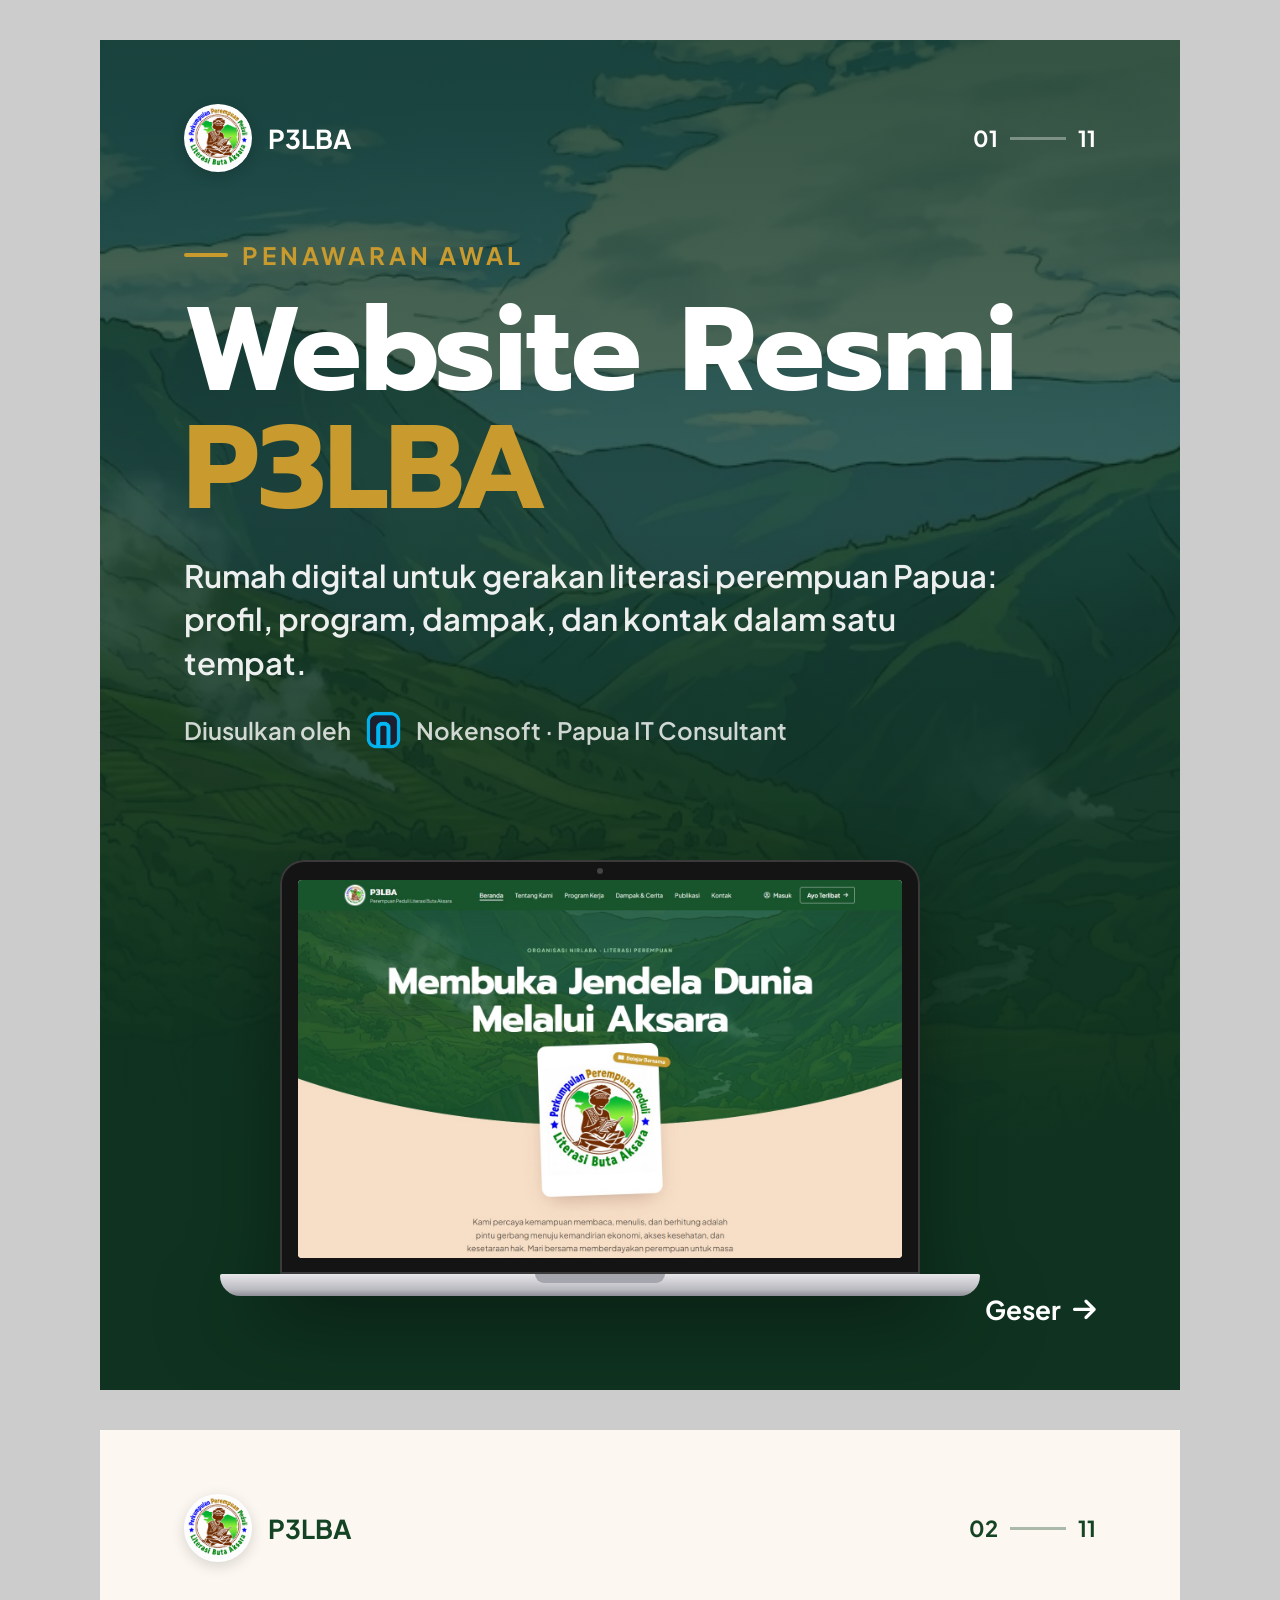
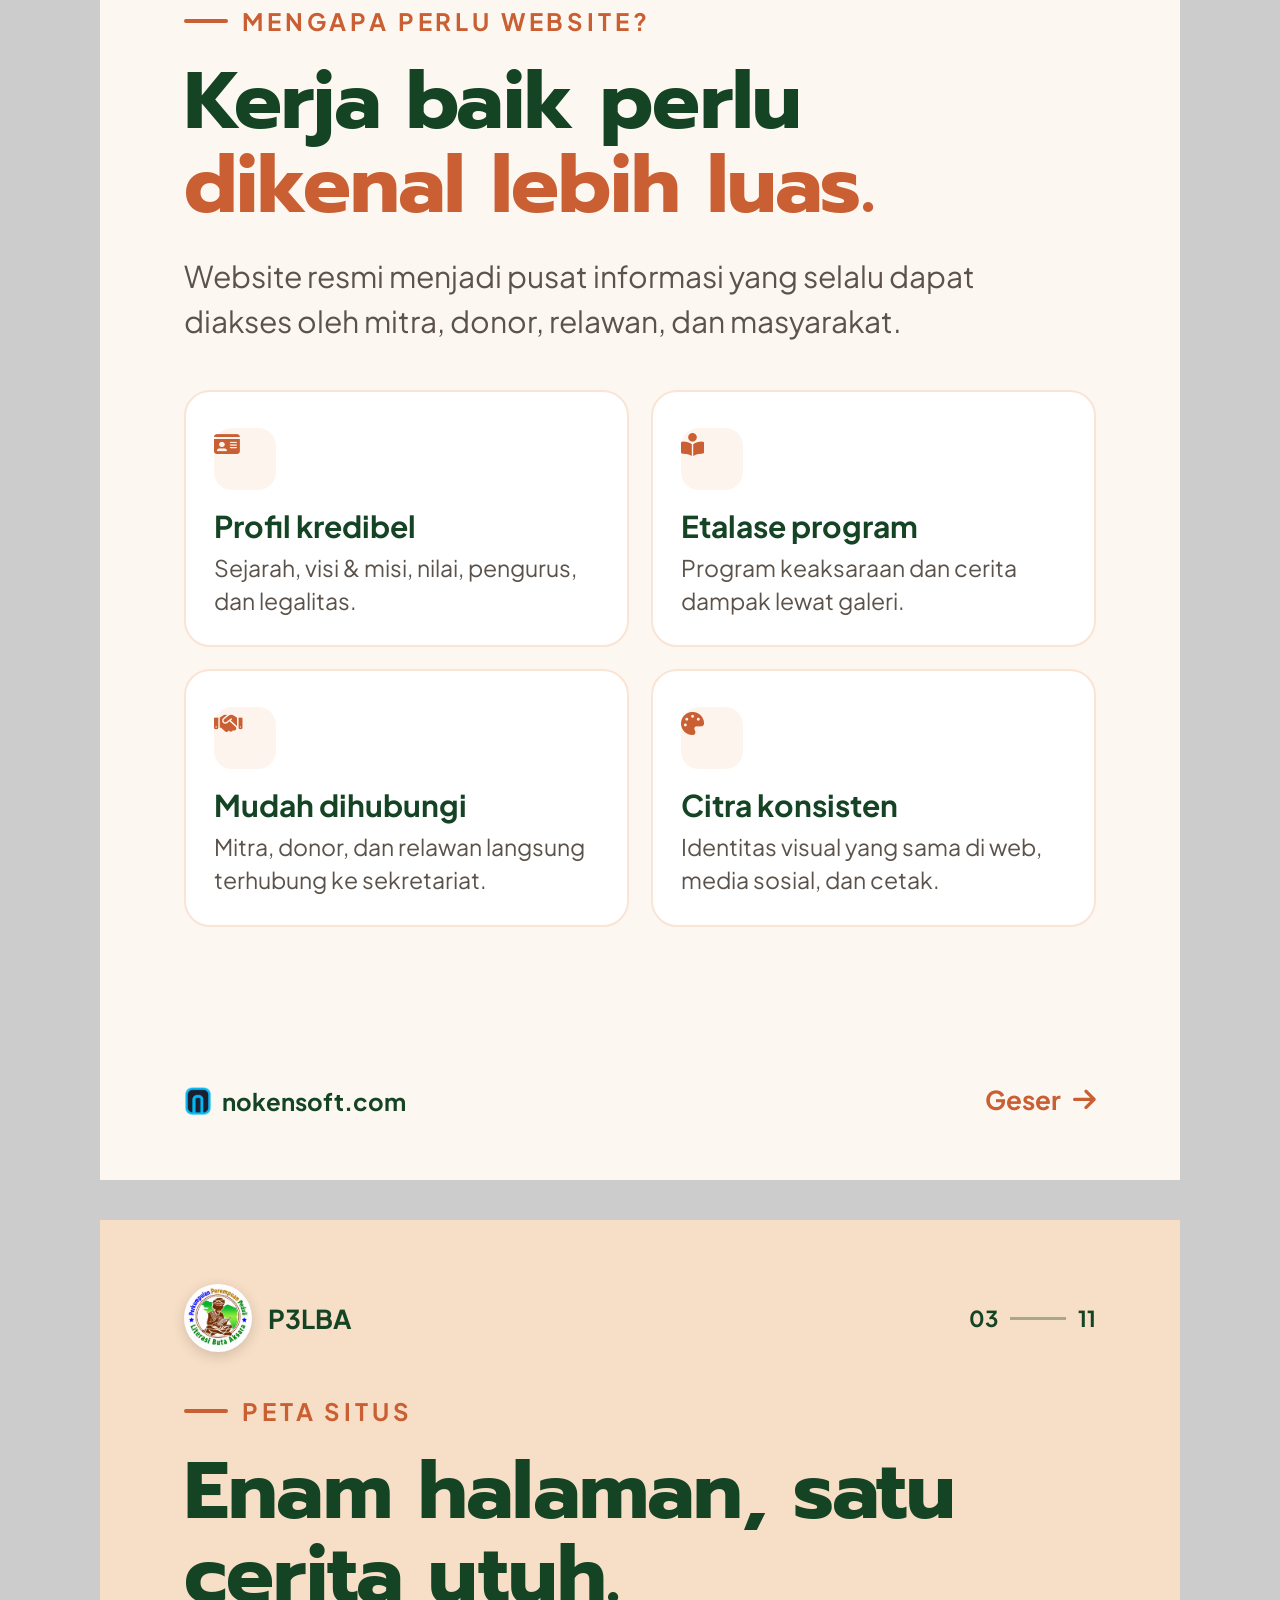
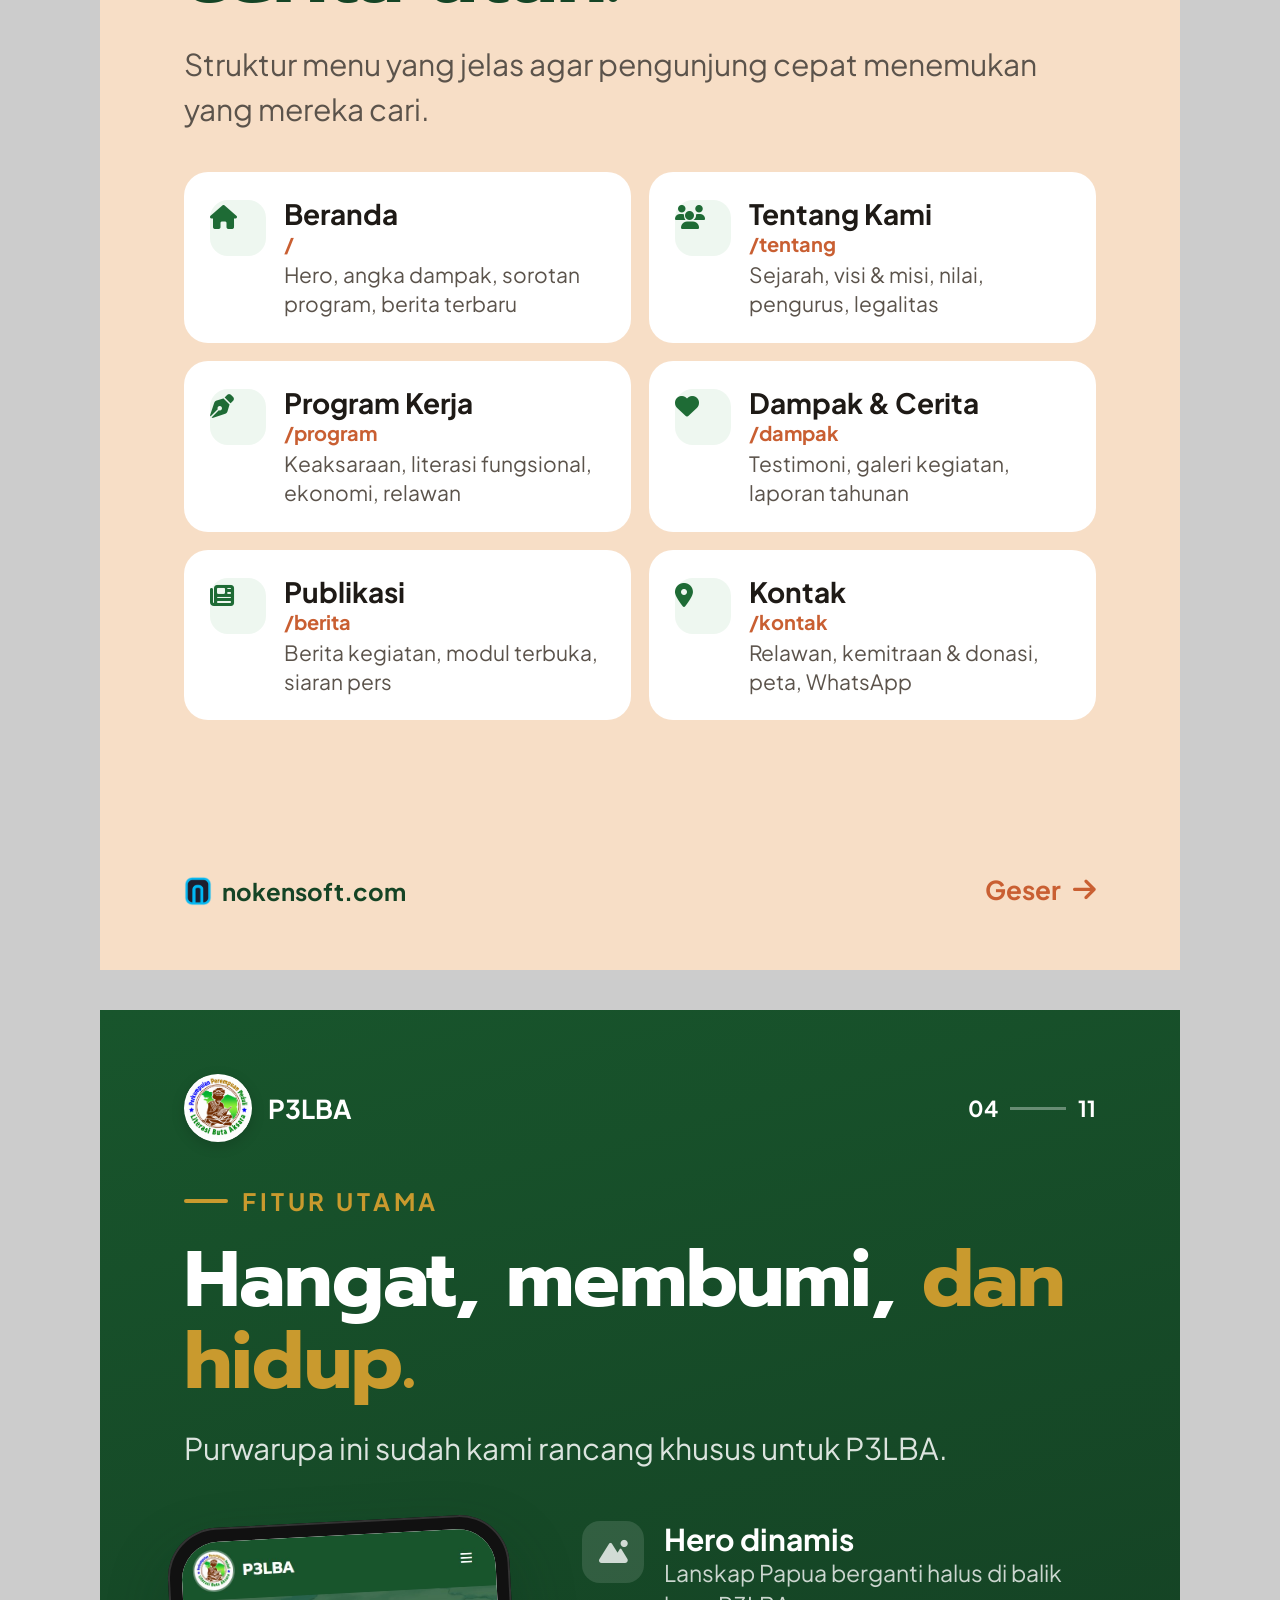
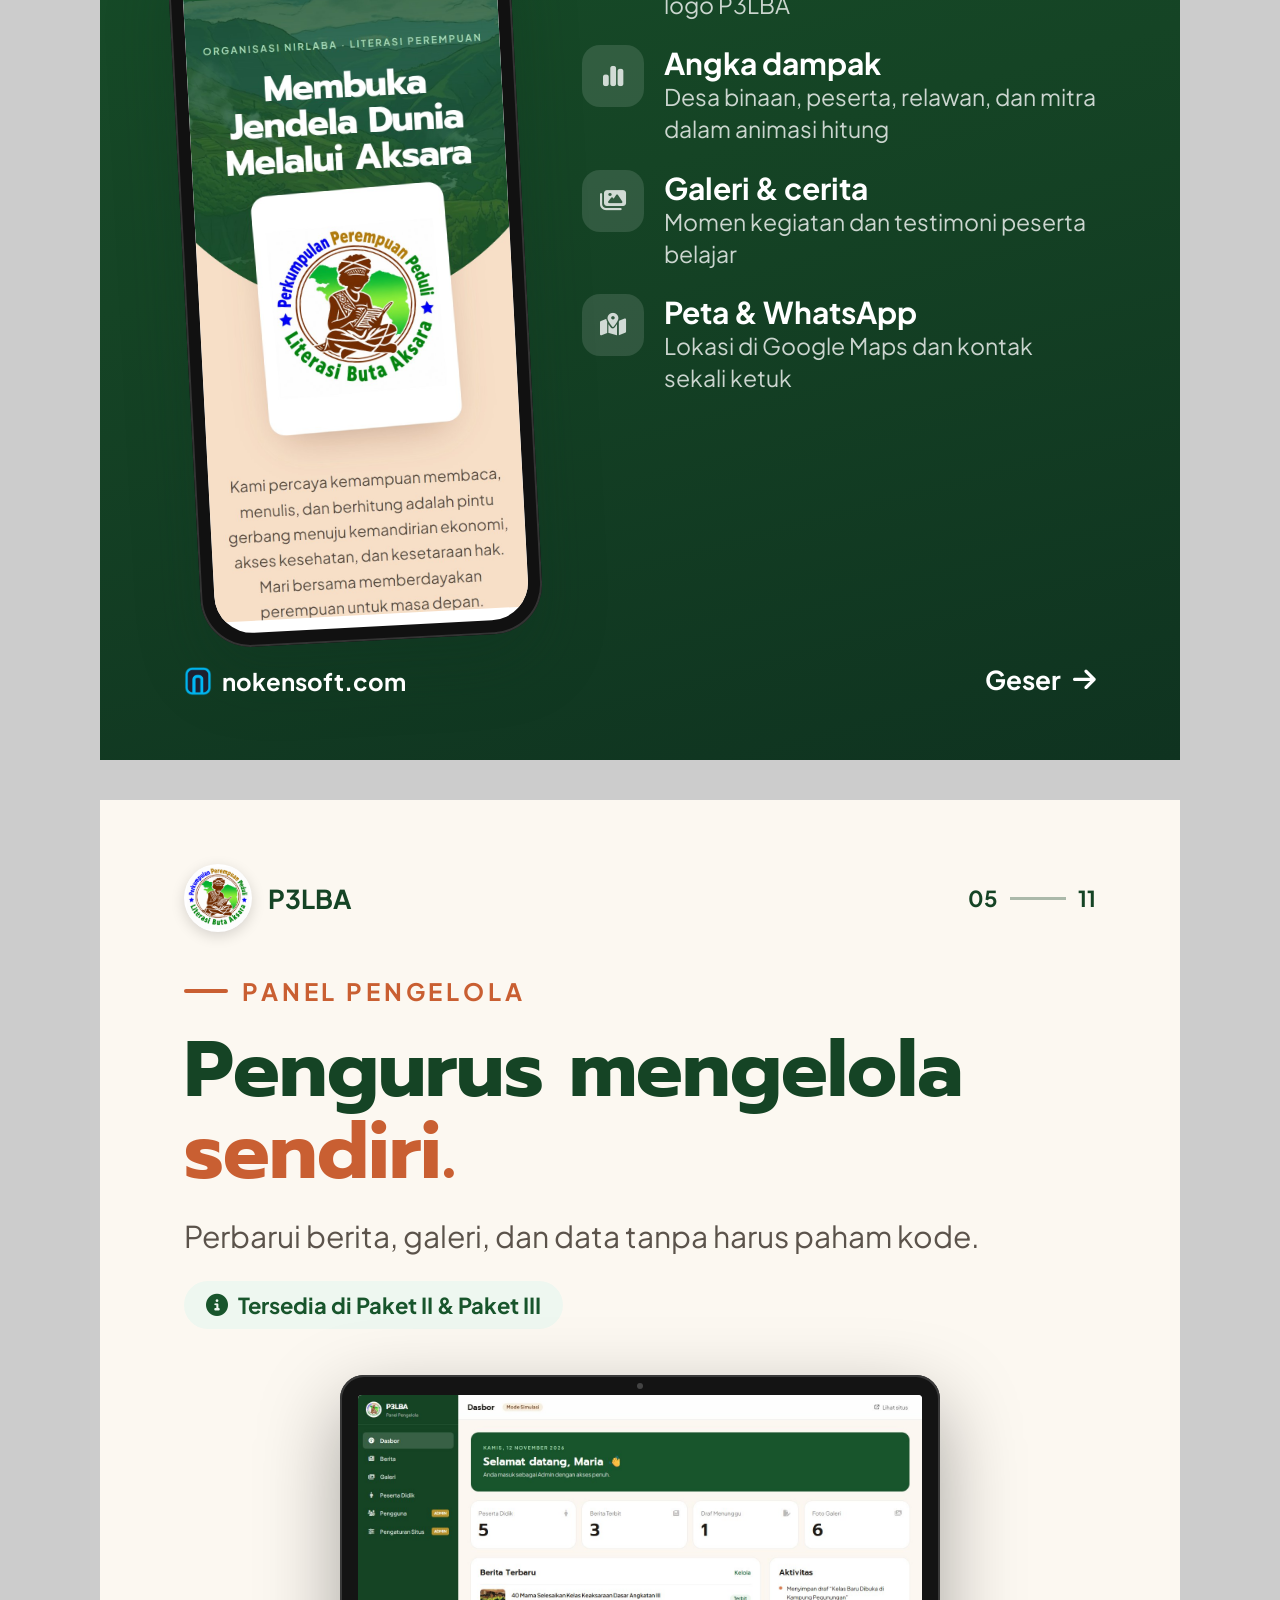
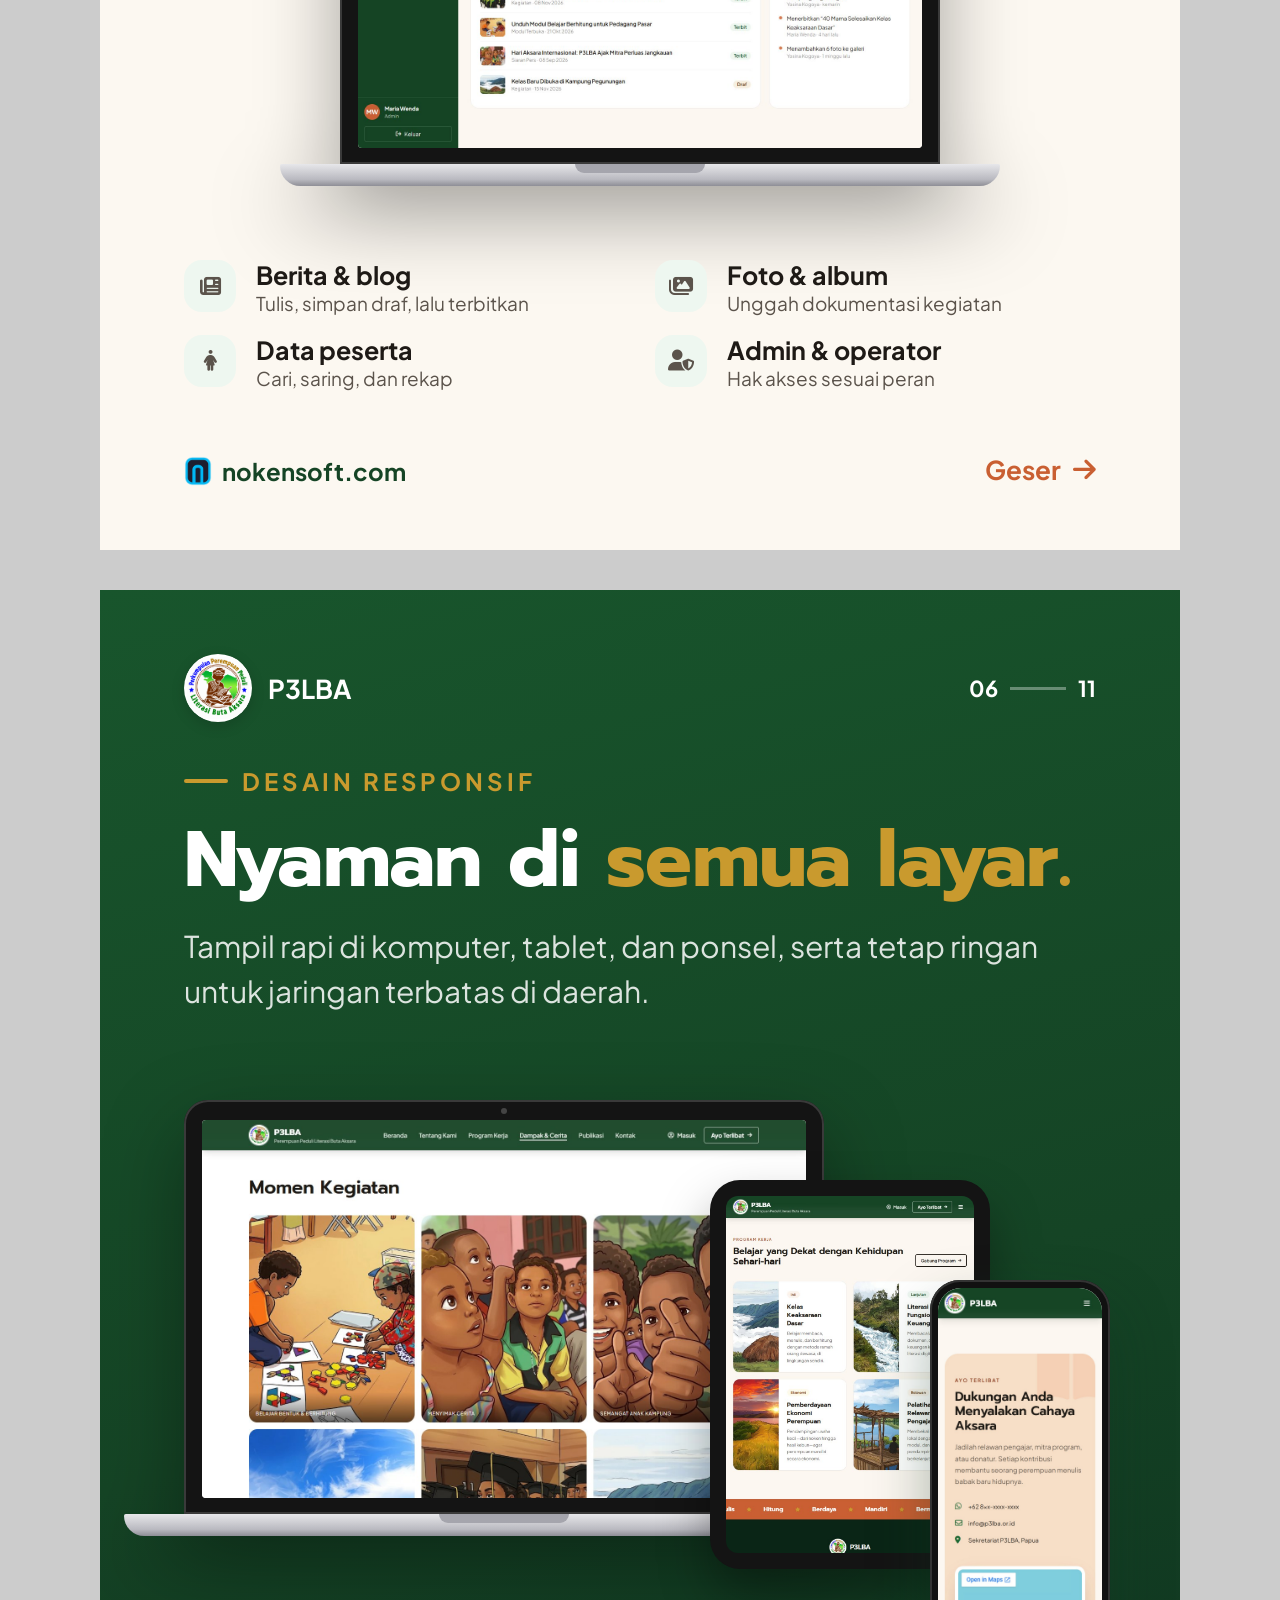
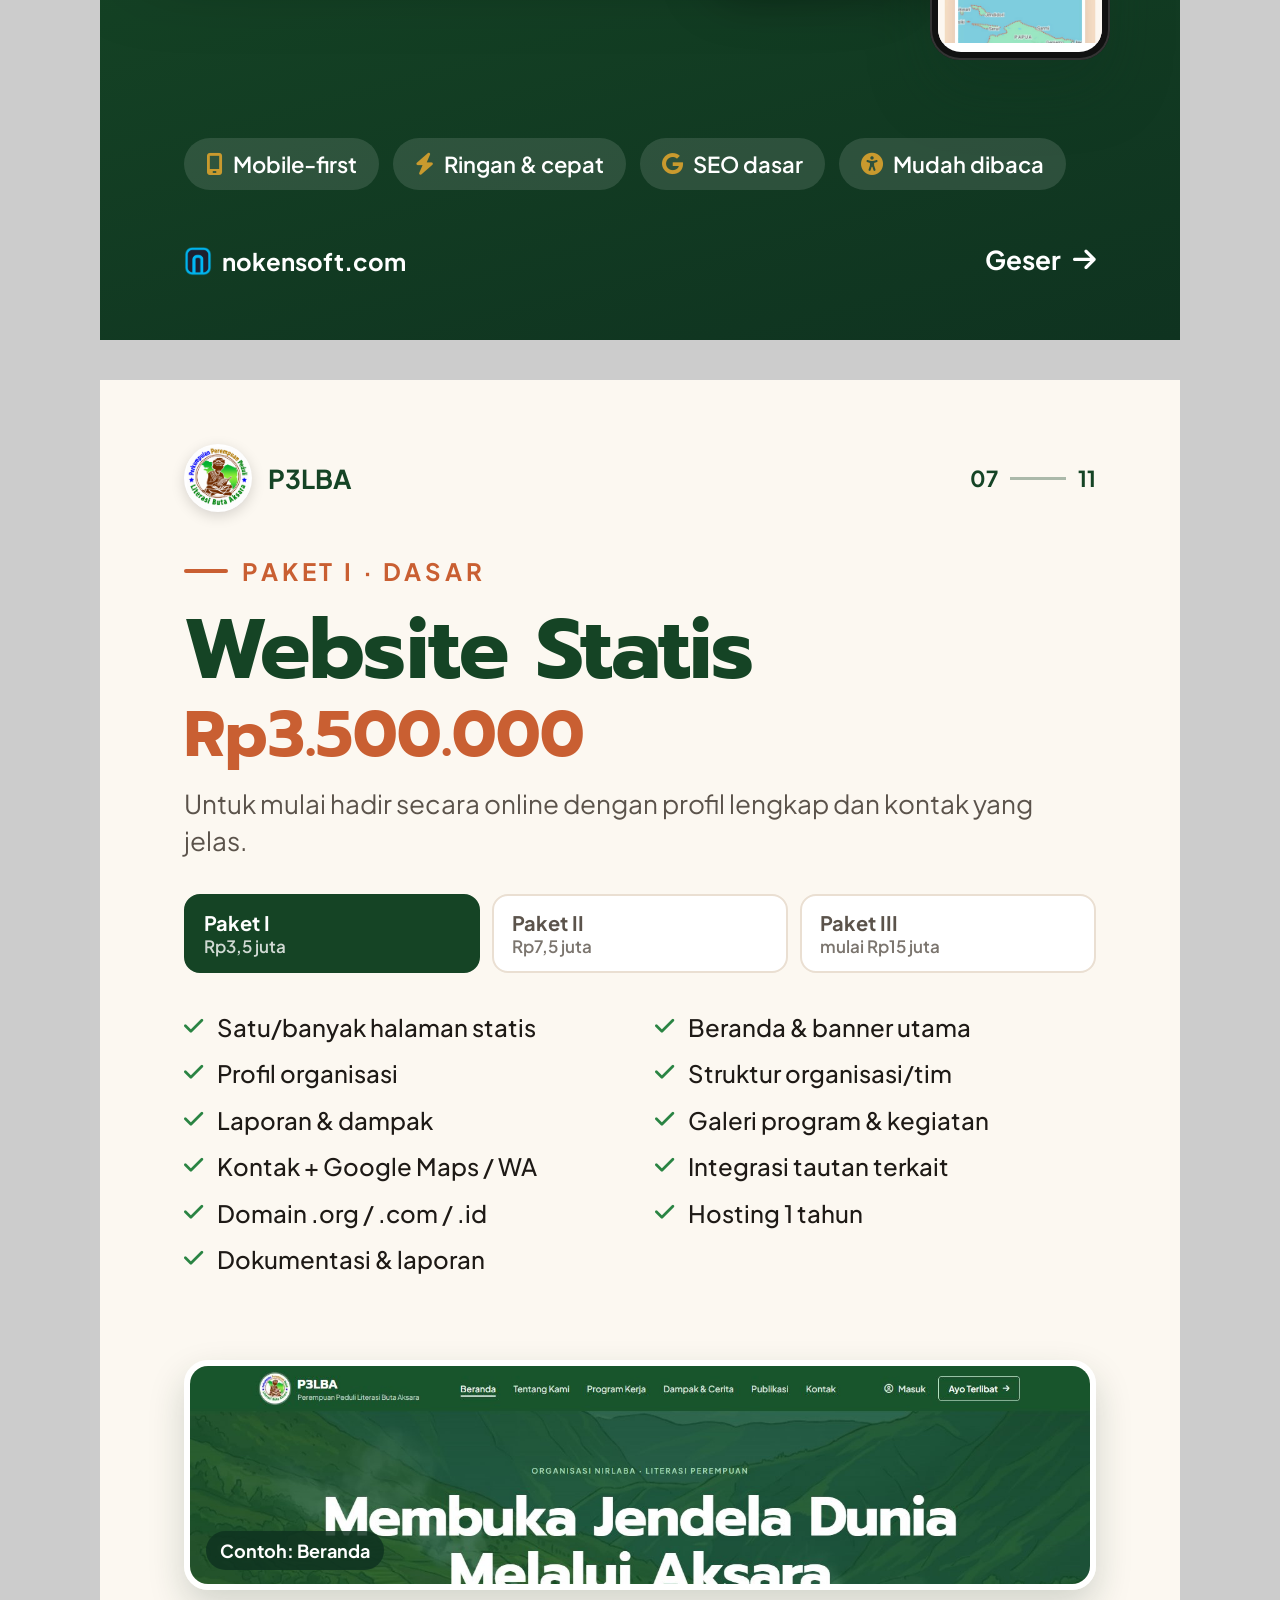
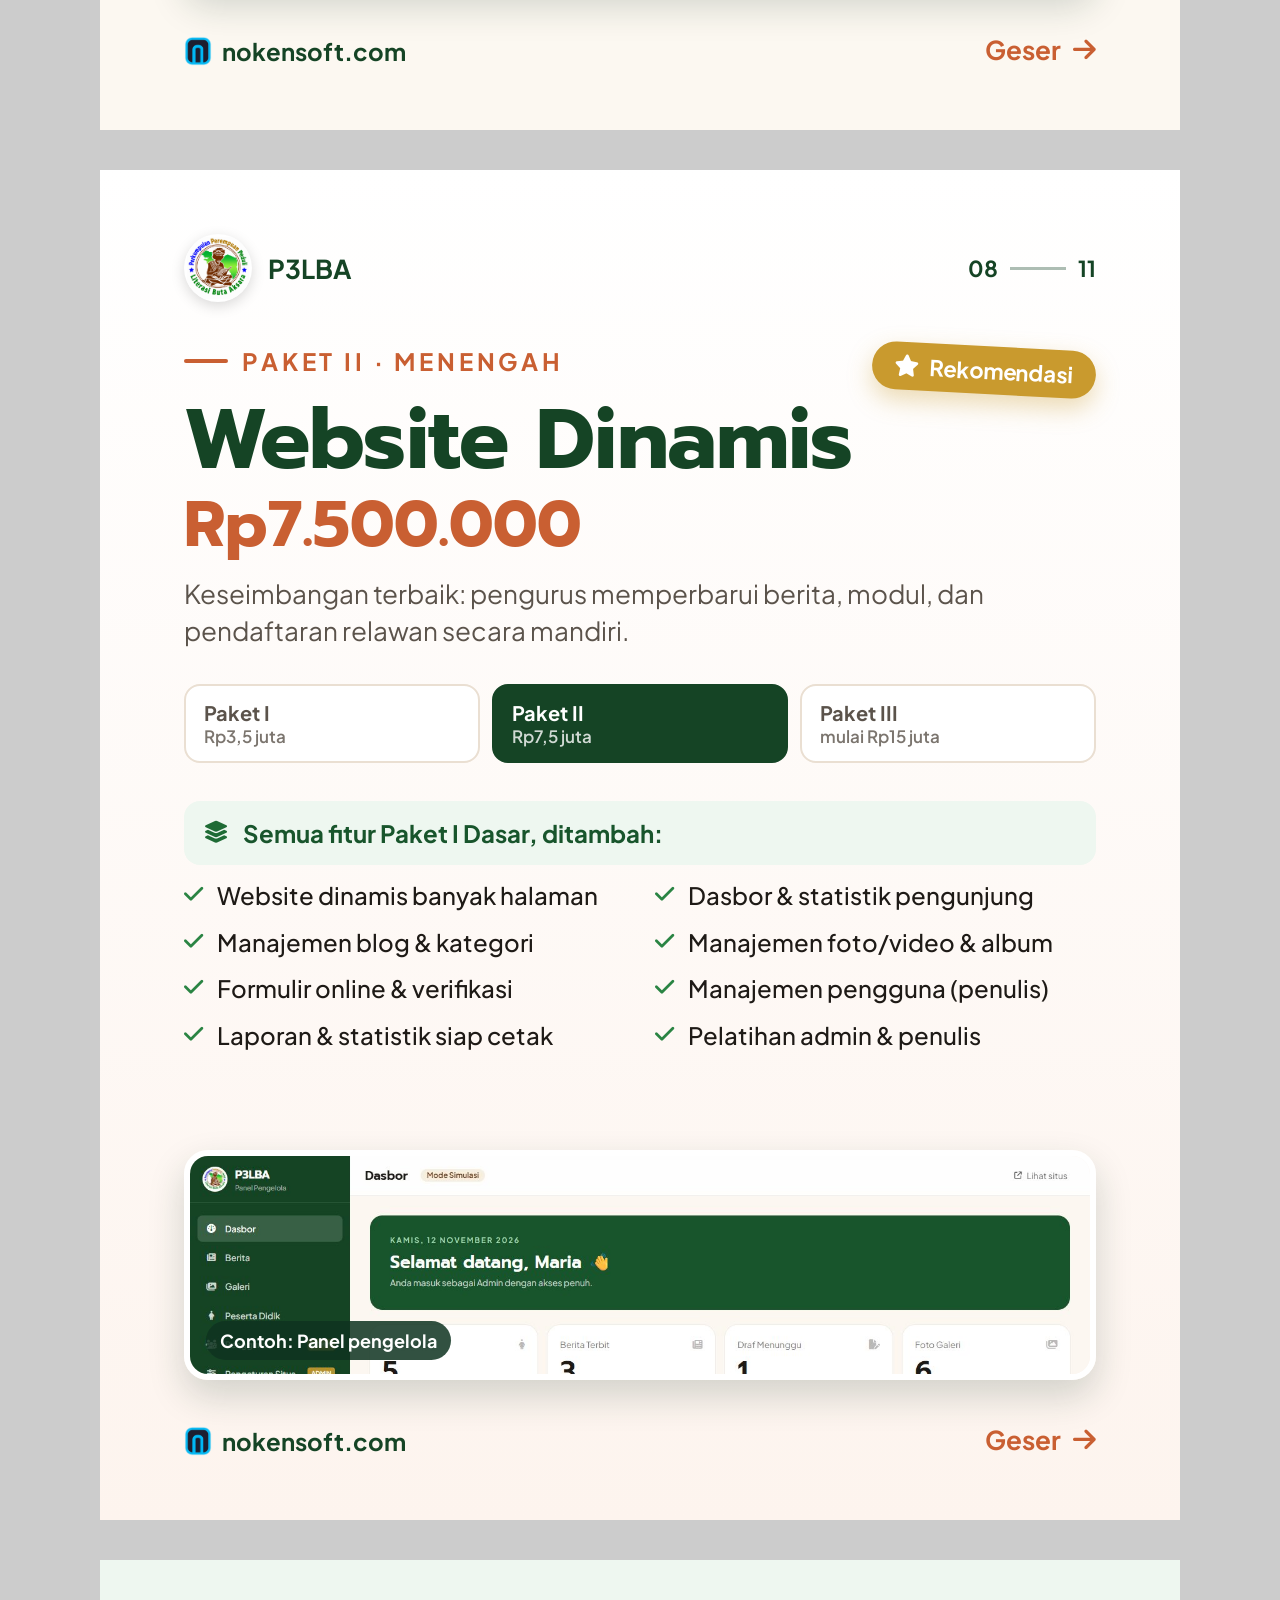
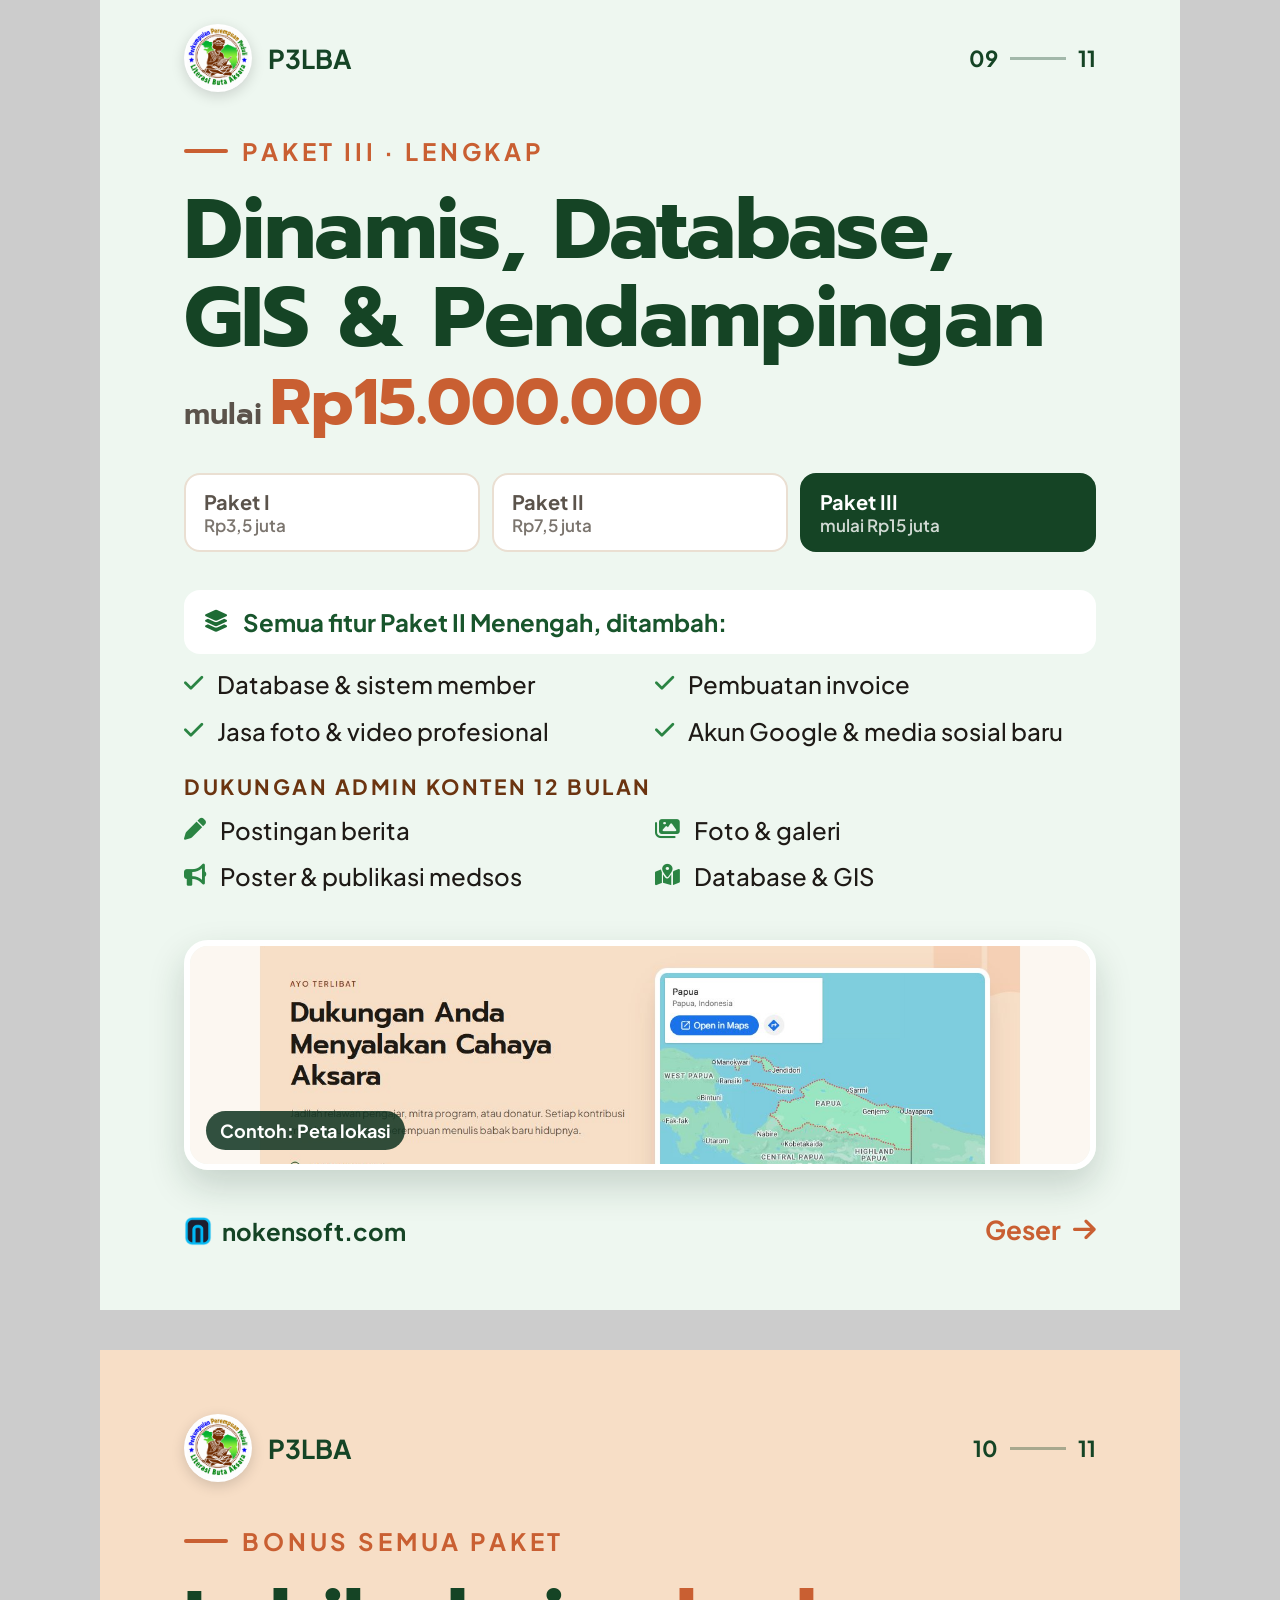
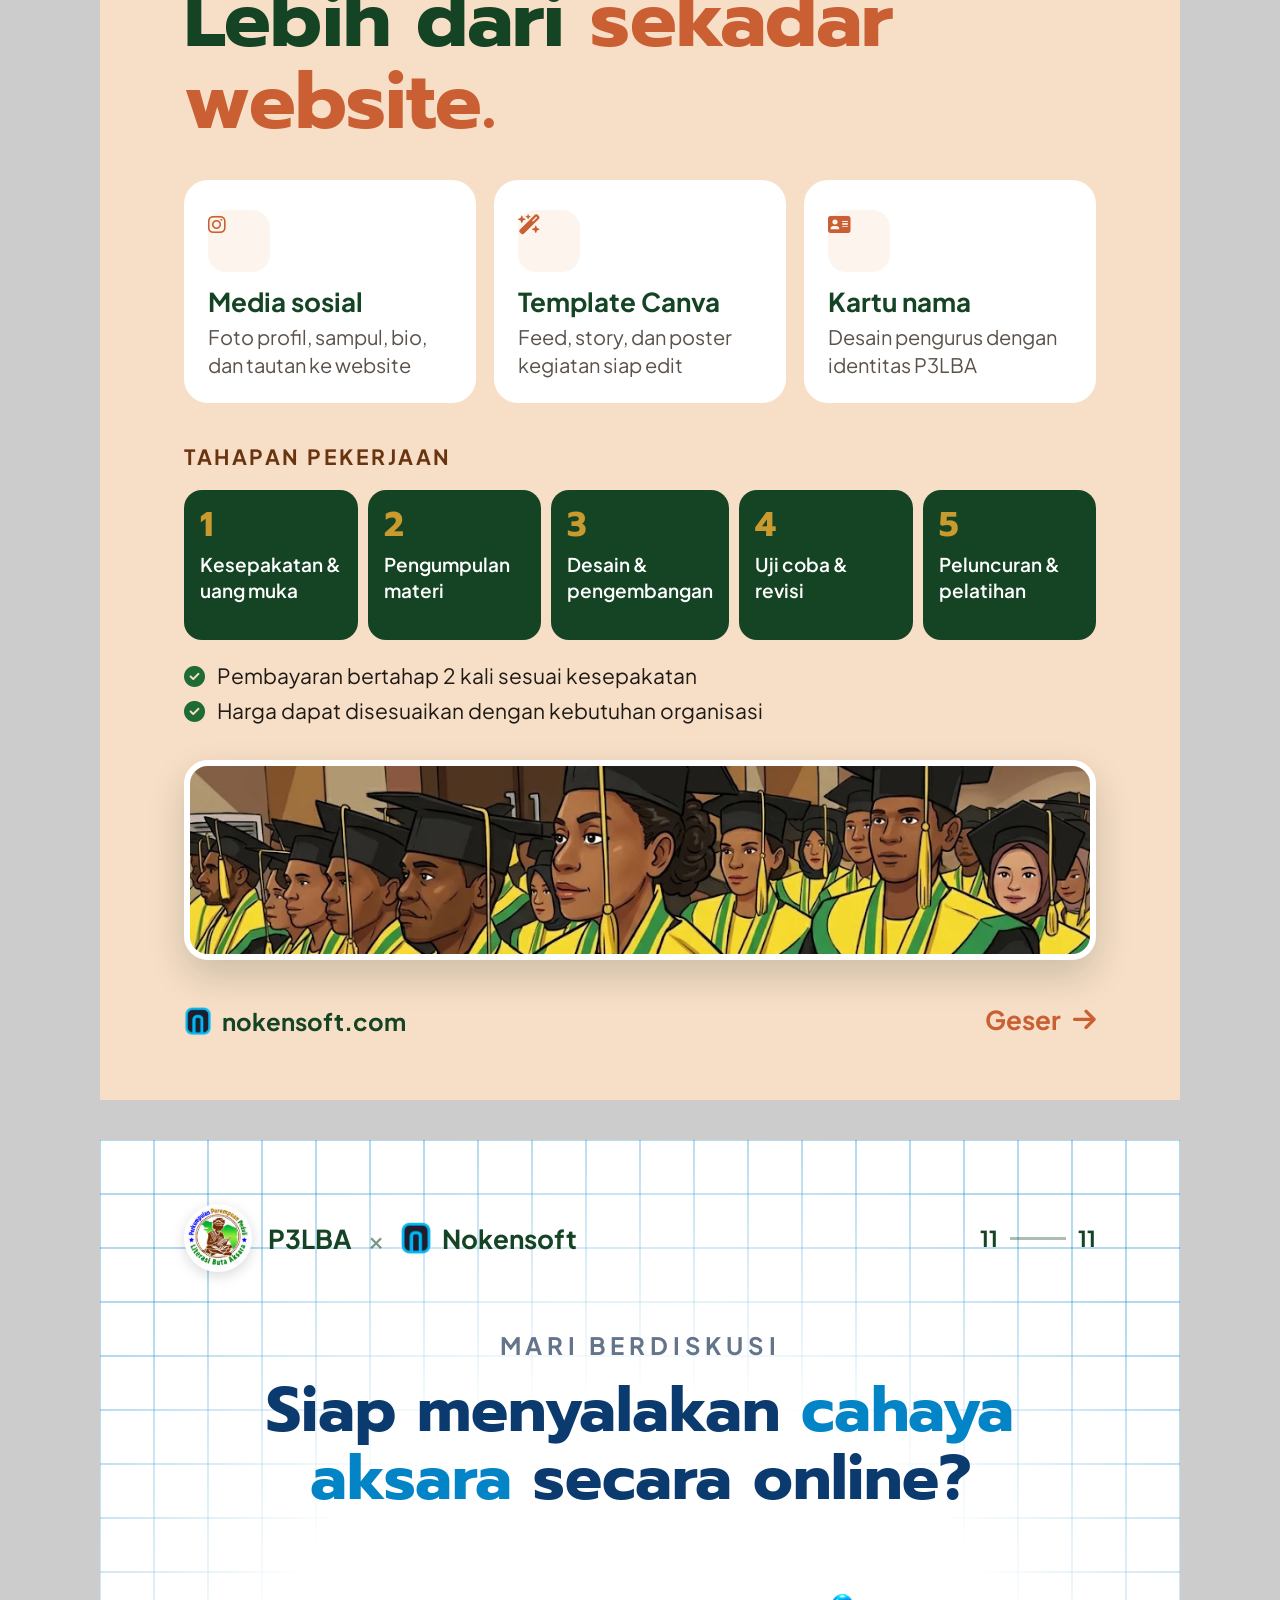
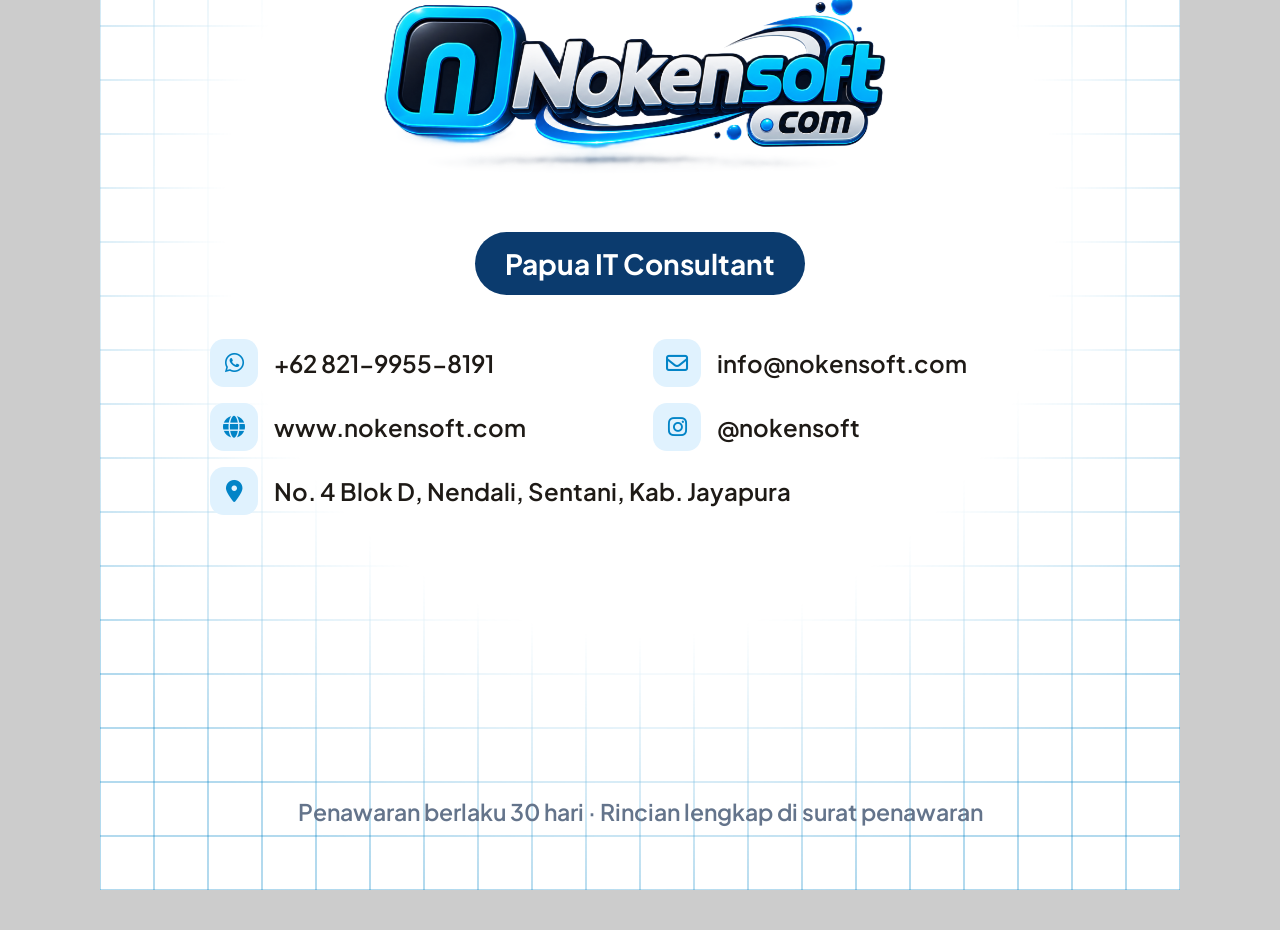
<file: posters/posters-p3lba.html>
<!doctype html>
<html lang="id">
<head>
<meta charset="utf-8">
<title>Carousel Penawaran Website P3LBA</title>
<!-- 11 poster carousel Instagram (4:5, 1080×1350) — penawaran awal website P3LBA oleh Nokensoft.
     Sunting langsung di sini, lalu render ulang: node posters/build-posters-p3lba.cjs -->
<link rel="preconnect" href="https://fonts.googleapis.com"><link rel="preconnect" href="https://fonts.gstatic.com" crossorigin>
<link href="https://fonts.googleapis.com/css2?family=Plus+Jakarta+Sans:wght@400;500;600;700;800&family=Prompt:wght@500;600;700&display=swap" rel="stylesheet">
<link rel="stylesheet" href="https://cdnjs.cloudflare.com/ajax/libs/font-awesome/6.5.2/css/all.min.css">
<style>
:root{
  --f9:#0F3320;--f8:#154425;--f7:#18552C;--f6:#1E6B35;--f5:#2A8443;--f2:#ABDAB6;--f1:#D5EDDA;--f0:#EEF7F0;
  --t6:#B04B24;--t5:#C95F32;--t1:#FAE4D5;--t0:#FDF4EE;
  --ochre:#C99A2E;--bark:#6B3410;--ivory:#FCF8F1;--peach:#F7DEC6;--ink:#1E1A16;--muted:#5b534b;
  --nk:#0284c7;--nk9:#0b3b6e;
}
*{box-sizing:border-box;margin:0;padding:0}
body{background:#ccc;font-family:"Plus Jakarta Sans",system-ui,sans-serif;color:var(--ink);display:flex;flex-direction:column;gap:40px;padding:40px;align-items:center}
body.render{padding:0;gap:0}body.render .slide{display:none}body.render .slide.show{display:block}
.slide{width:1080px;height:1350px;position:relative;overflow:hidden;background:var(--ivory);padding:0 84px}
.d{font-family:Prompt,system-ui,sans-serif;font-weight:700;letter-spacing:-.01em}
h1,h2{line-height:1.05}
em{font-style:normal}
.kicker{display:inline-flex;align-items:center;gap:14px;font-weight:700;font-size:24px;letter-spacing:.16em;text-transform:uppercase;color:var(--t5)}
.kicker::before{content:"";width:44px;height:4px;border-radius:2px;background:currentColor}
.kicker.on-dark{color:var(--ochre)}
/* bilah atas & bawah */
.brand{position:absolute;top:64px;left:84px;display:flex;align-items:center;gap:16px;font-size:26px;font-weight:700;color:var(--f8);z-index:5}
.brand.on-dark{color:#fff}
.brand .x{font-weight:500;opacity:.55}
.brand .nk{display:flex;align-items:center;gap:10px}
.brand .nk img{height:34px}
.logo{width:68px;height:68px;border-radius:50%;background:#fff;overflow:hidden;display:block;box-shadow:0 4px 14px rgba(0,0,0,.15)}
.logo img{width:100%;height:100%;object-fit:contain;padding:3px}
.pager{position:absolute;top:84px;right:84px;display:flex;align-items:center;gap:12px;font-weight:700;font-size:22px;color:var(--f8);z-index:5}
.pager i{width:56px;height:3px;background:currentColor;opacity:.35}
.pager.on-dark{color:#fff}
.swipe{position:absolute;bottom:64px;right:84px;display:flex;align-items:center;gap:12px;font-weight:700;font-size:26px;color:var(--t5)}
.swipe.on-dark{color:#fff}
.foot{position:absolute;bottom:64px;left:84px;font-weight:700;font-size:24px;color:var(--f8);display:flex;align-items:center;gap:10px}
.foot.on-dark{color:#fff}
.foot img{height:30px}
.head{padding-top:176px}
.lead{font-size:30px;line-height:1.5;color:var(--muted);max-width:900px}
.on-dark .lead,.lead.on-dark{color:rgba(255,255,255,.85)}
/* perangkat */
.laptop{position:absolute;filter:drop-shadow(0 30px 40px rgba(0,0,0,.35))}
.lid{position:relative;background:#141414;border-radius:24px 24px 0 0;padding:20px 18px 16px;box-shadow:0 0 0 2px #3a3a3a inset}
.cam{position:absolute;top:8px;left:50%;width:6px;height:6px;margin-left:-3px;border-radius:50%;background:#444}
.lscreen{aspect-ratio:16/10;overflow:hidden;border-radius:4px;background:#fff}
.lscreen img{width:100%;height:100%;object-fit:cover;object-position:top;display:block}
.base{position:relative;height:22px;margin:0 -60px;background:linear-gradient(180deg,#e7e7ea 0%,#b9b9c0 70%,#8e8e96 100%);border-radius:2px 2px 22px 22px}
.base span{position:absolute;top:0;left:50%;width:130px;height:9px;margin-left:-65px;background:#a5a5ad;border-radius:0 0 10px 10px}
.phone{width:342px;height:720px;border-radius:50px;background:#111;padding:14px;box-shadow:0 30px 60px rgba(15,51,32,.35),0 0 0 2px #333 inset;flex-shrink:0}
.screen{width:100%;height:100%;border-radius:38px;overflow:hidden;background:#fff}
.screen img{width:100%;display:block}
.tablet{position:absolute;background:#141414;border-radius:30px;padding:16px;box-shadow:0 26px 50px rgba(0,0,0,.35)}
.tablet img{display:block;width:100%;aspect-ratio:820/1180;object-fit:cover;object-position:top;border-radius:12px}
/* daftar fitur */
.list{list-style:none;display:flex;flex-direction:column;gap:24px;flex:1}
.list li{display:flex;gap:20px;align-items:flex-start}
.ic{width:62px;height:62px;border-radius:18px;display:grid;place-items:center;flex-shrink:0;font-size:26px;background:var(--f0);color:var(--f6)}
.on-dark .ic{background:rgba(255,255,255,.12);color:var(--ochre)}
.list b{display:block;font-size:30px;line-height:1.2}
.list span{font-size:23px;line-height:1.4;color:var(--muted)}
.on-dark .list span{color:rgba(255,255,255,.78)}
.badge{display:inline-flex;align-items:center;gap:10px;border-radius:999px;padding:10px 22px;font-size:22px;font-weight:700}

/* 1. Sampul */
.s1{background:var(--f9);color:#fff}
.s1 .bg{position:absolute;inset:0;background:url(../assets/img/lembah-pegunungan.png) center/cover;opacity:.35}
.s1 .shade{position:absolute;inset:0;background:linear-gradient(180deg,rgba(15,51,32,.55) 0%,rgba(15,51,32,.2) 35%,rgba(15,51,32,.75) 62%,var(--f9) 82%)}
.s1 .copy{position:absolute;left:84px;right:84px;top:200px}
.s1 h1{font-size:118px;line-height:1;margin:22px 0 26px}
.s1 h1 em{color:var(--ochre)}
.s1 .tag{font-size:31px;font-weight:600;opacity:.92;max-width:820px;line-height:1.4}
.s1 .by{display:flex;align-items:center;gap:14px;margin-top:26px;font-size:24px;font-weight:600;color:rgba(255,255,255,.8)}
.s1 .by img{height:40px}
.s1 .laptop{left:180px;top:820px;width:640px}

/* 2. Mengapa */
.s2 h2{font-size:80px;margin:24px 0 26px;color:var(--f8)}
.s2 h2 em{color:var(--t5)}
.grid2{display:grid;grid-template-columns:1fr 1fr;gap:22px;margin-top:46px}
.card{background:#fff;border:2px solid var(--t1);border-radius:26px;padding:28px}
.card .ic{margin-bottom:18px;background:var(--t0);color:var(--t5)}
.card b{display:block;font-size:30px;color:var(--f8);line-height:1.2}
.card span{display:block;margin-top:8px;font-size:23px;line-height:1.42;color:var(--muted)}
.s2 .strip{position:absolute;left:84px;right:84px;bottom:150px;height:150px;border-radius:26px;background:url(../assets/img/pantai-papua.png) center 60%/cover}

/* 3. Peta situs */
.s3{background:var(--peach)}
.s3 h2{font-size:80px;margin:24px 0 24px;color:var(--f8)}
.pages{display:grid;grid-template-columns:1fr 1fr;gap:18px;margin-top:40px}
.pg{background:#fff;border-radius:24px;padding:24px 26px;display:flex;gap:18px;align-items:flex-start}
.pg .ic{background:var(--f0);color:var(--f6);width:56px;height:56px;font-size:24px}
.pg b{display:block;font-size:28px;color:var(--ink)}
.pg code{font-family:inherit;font-size:20px;font-weight:700;color:var(--t5)}
.pg span{display:block;font-size:21px;line-height:1.4;color:var(--muted);margin-top:4px}

/* 4. Fitur publik & 6. responsif (gelap) */
.dark{background:linear-gradient(165deg,var(--f7) 0%,var(--f8) 55%,var(--f9) 100%);color:#fff}
.dark h2{font-size:78px;margin:24px 0 22px}
.dark h2 em{color:var(--ochre)}
.split{display:flex;gap:56px;margin-top:50px;align-items:flex-start}
.split .phone{transform:rotate(-3deg)}

/* 5. Panel admin */
.s5 h2{font-size:78px;margin:24px 0 20px;color:var(--f8)}
.s5 h2 em{color:var(--t5)}
.s5 .laptop{left:240px;top:575px;width:600px}
.s5 .list{position:absolute;left:84px;right:84px;top:1060px;display:grid;grid-template-columns:1fr 1fr;gap:18px 30px}
.s5 .list b{font-size:25px}
.s5 .list span{font-size:19px}
.s5 .list .ic{width:52px;height:52px;font-size:21px}
.s5 .note{margin-top:22px;background:var(--f0);color:var(--f7)}
/* banner tangkapan layar di bawah slide paket */
.shotband{position:absolute;left:84px;right:84px;bottom:140px;height:230px;border-radius:24px;overflow:hidden;box-shadow:0 16px 36px rgba(15,51,32,.18);border:6px solid #fff}
.shotband img{width:100%;height:100%;object-fit:cover;object-position:top;display:block}
.shotband span{position:absolute;left:16px;bottom:14px;background:rgba(15,51,32,.85);color:#fff;font-size:18px;font-weight:700;padding:8px 14px;border-radius:999px}

/* 6. Responsif */
.s6 .devices{position:absolute;left:0;right:0;top:470px;height:560px}
.s6 .laptop{left:84px;top:40px;width:640px}
.s6 .tablet{left:610px;top:120px;width:280px}
.s6 .phone{position:absolute;left:830px;top:220px;width:180px;height:380px;border-radius:30px;padding:8px}
.s6 .phone .screen{border-radius:23px}
.chips{position:absolute;left:84px;right:84px;bottom:150px;display:flex;gap:14px;flex-wrap:wrap}
.chips span{border-radius:999px;padding:12px 22px;font-size:22px;font-weight:600;background:rgba(255,255,255,.12);color:#fff;display:inline-flex;gap:10px;align-items:center}
.chips i{color:var(--ochre)}

/* 7–9. Paket */
.pk h2{font-size:84px;margin:20px 0 6px;color:var(--f8)}
.pk .price{font-family:Prompt,sans-serif;font-weight:700;font-size:64px;color:var(--t5);line-height:1.1}
.pk .price small{font-size:30px;font-weight:600;color:var(--muted);margin-right:8px}
.pk .who{font-size:26px;color:var(--muted);margin-top:14px;max-width:880px;line-height:1.45}
.tiers{display:flex;gap:12px;margin-top:34px}
.tiers div{flex:1;border-radius:16px;padding:14px 18px;background:#fff;border:2px solid #eadfd2;font-size:20px;font-weight:700;color:var(--muted)}
.tiers div small{display:block;font-size:17px;font-weight:600;opacity:.8}
.tiers div.on{background:var(--f8);border-color:var(--f8);color:#fff}
.feat{display:grid;grid-template-columns:1fr 1fr;gap:14px 30px;margin-top:38px}
.feat div{display:flex;gap:14px;align-items:flex-start;font-size:24px;line-height:1.35;font-weight:500}
.feat i{color:var(--f5);margin-top:4px;font-size:22px}
.feat .plus{grid-column:1/-1;background:var(--f0);border-radius:16px;padding:16px 20px;font-weight:700;color:var(--f7)}
.feat .plus i{color:var(--f6)}
.sub{margin-top:26px;font-size:21px;font-weight:700;letter-spacing:.12em;text-transform:uppercase;color:var(--bark)}
.pk2{background:linear-gradient(180deg,#fff 0%,var(--t0) 100%)}
.reco{position:absolute;top:176px;right:84px;background:var(--ochre);color:#fff;transform:rotate(3deg);box-shadow:0 10px 24px rgba(201,154,46,.35)}
.pk3{background:var(--f0)}
.pk3 .feat{grid-template-columns:1fr 1fr}
.pk3 .feat .plus{background:#fff}

/* 10. Bonus & tahapan */
.s10{background:var(--peach)}
.s10 h2{font-size:78px;margin:24px 0 18px;color:var(--f8)}
.s10 h2 em{color:var(--t5)}
.bonus{display:grid;grid-template-columns:repeat(3,1fr);gap:18px;margin-top:36px}
.bonus div{background:#fff;border-radius:24px;padding:24px}
.bonus .ic{background:var(--t0);color:var(--t5);margin-bottom:14px}
.bonus b{display:block;font-size:26px;color:var(--f8);line-height:1.2}
.bonus span{display:block;font-size:20px;line-height:1.4;color:var(--muted);margin-top:6px}
.steps{display:flex;gap:10px;margin-top:20px}
.steps div{flex:1;background:var(--f8);color:#fff;border-radius:18px;padding:18px 16px;min-height:150px}
.steps b{display:block;font-family:Prompt,sans-serif;font-size:34px;color:var(--ochre);line-height:1}
.steps span{display:block;font-size:19px;line-height:1.35;margin-top:10px;font-weight:600}
.terms{margin-top:22px;display:flex;flex-direction:column;gap:8px}
.terms div{display:flex;gap:12px;font-size:21px;color:var(--ink);align-items:flex-start}
.terms i{color:var(--f6);margin-top:4px}

/* 11. Nokensoft */
.nks{background:#fff}
.nks::before{content:"";position:absolute;inset:0;background-image:linear-gradient(rgba(2,132,199,.30) 2px,transparent 2px),linear-gradient(90deg,rgba(2,132,199,.30) 2px,transparent 2px);background-size:54px 54px;background-position:-1px -1px;-webkit-mask-image:radial-gradient(64% 52% at 50% 50%,transparent 0%,transparent 60%,#000 100%);mask-image:radial-gradient(64% 52% at 50% 50%,transparent 0%,transparent 60%,#000 100%)}
.nks > *{position:relative;z-index:1}
.nks .brand,.nks .pager{position:absolute}
.nk-body{position:absolute;left:84px;right:84px;top:190px;text-align:center}
.nk-pre{font-size:24px;font-weight:700;letter-spacing:.2em;text-transform:uppercase;color:#64748b}
.nk-q{font-family:Prompt,sans-serif;font-weight:700;font-size:62px;line-height:1.1;color:var(--nk9);margin-top:16px}
.nk-q em{color:var(--nk)}
.nk-logo{width:600px;display:block;margin:20px auto 0}
.nk-role{display:inline-block;background:var(--nk9);color:#fff;font-weight:700;font-size:28px;padding:14px 30px;border-radius:999px}
.nk-contacts{display:grid;grid-template-columns:1fr 1fr;gap:16px 26px;margin:44px auto 0;max-width:860px;text-align:left}
.nk-contacts div{display:flex;align-items:center;gap:16px;font-size:24px;font-weight:600;color:var(--ink)}
.nk-contacts i{width:48px;height:48px;border-radius:14px;display:grid;place-items:center;background:#e0f2fe;color:var(--nk);font-size:22px;flex-shrink:0}
.nk-contacts .wide{grid-column:1/-1}
.nk-foot{position:absolute;left:0;right:0;bottom:64px;text-align:center;font-size:23px;font-weight:600;color:#64748b}
</style>
</head>
<body>

<!-- 1. Sampul -->
<section class="slide s1">
  <div class="bg"></div><div class="shade"></div>
  <div class="brand on-dark"><span class="logo"><img src="../p3lba-logo.png" alt=""></span>P3LBA</div>
  <div class="pager on-dark"><span>01</span><i></i><span>11</span></div>
  <div class="copy">
    <div class="kicker on-dark">Penawaran Awal</div>
    <h1 class="d">Website Resmi<br><em>P3LBA</em></h1>
    <div class="tag">Rumah digital untuk gerakan literasi perempuan Papua: profil, program, dampak, dan kontak dalam satu tempat.</div>
    <div class="by">Diusulkan oleh <img src="../assets/img/nokensoft-logo.png" alt=""> Nokensoft · Papua IT Consultant</div>
  </div>
  <div class="laptop">
    <div class="lid"><span class="cam"></span><div class="lscreen"><img src="shots-p3lba/home-desktop.jpg" alt=""></div></div>
    <div class="base"><span></span></div>
  </div>
  <div class="swipe on-dark">Geser <i class="fa-solid fa-arrow-right"></i></div>
</section>

<!-- 2. Mengapa website -->
<section class="slide s2">
  <div class="brand"><span class="logo"><img src="../p3lba-logo.png" alt=""></span>P3LBA</div>
  <div class="pager"><span>02</span><i></i><span>11</span></div>
  <div class="head">
    <div class="kicker">Mengapa perlu website?</div>
    <h2 class="d">Kerja baik perlu <em>dikenal lebih luas.</em></h2>
    <p class="lead">Website resmi menjadi pusat informasi yang selalu dapat diakses oleh mitra, donor, relawan, dan masyarakat.</p>
  </div>
  <div class="grid2">
    <div class="card"><span class="ic"><i class="fa-solid fa-id-card"></i></span><b>Profil kredibel</b><span>Sejarah, visi &amp; misi, nilai, pengurus, dan legalitas.</span></div>
    <div class="card"><span class="ic"><i class="fa-solid fa-book-open-reader"></i></span><b>Etalase program</b><span>Program keaksaraan dan cerita dampak lewat galeri.</span></div>
    <div class="card"><span class="ic"><i class="fa-solid fa-handshake"></i></span><b>Mudah dihubungi</b><span>Mitra, donor, dan relawan langsung terhubung ke sekretariat.</span></div>
    <div class="card"><span class="ic"><i class="fa-solid fa-palette"></i></span><b>Citra konsisten</b><span>Identitas visual yang sama di web, media sosial, dan cetak.</span></div>
  </div>
  <div class="foot"><img src="../assets/img/nokensoft-logo.png" alt=""> nokensoft.com</div>
  <div class="swipe">Geser <i class="fa-solid fa-arrow-right"></i></div>
</section>

<!-- 3. Peta situs -->
<section class="slide s3">
  <div class="brand"><span class="logo"><img src="../p3lba-logo.png" alt=""></span>P3LBA</div>
  <div class="pager"><span>03</span><i></i><span>11</span></div>
  <div class="head">
    <div class="kicker">Peta situs</div>
    <h2 class="d">Enam halaman, satu cerita utuh.</h2>
    <p class="lead">Struktur menu yang jelas agar pengunjung cepat menemukan yang mereka cari.</p>
  </div>
  <div class="pages">
    <div class="pg"><span class="ic"><i class="fa-solid fa-house"></i></span><div><b>Beranda</b><code>/</code><span>Hero, angka dampak, sorotan program, berita terbaru</span></div></div>
    <div class="pg"><span class="ic"><i class="fa-solid fa-users"></i></span><div><b>Tentang Kami</b><code>/tentang</code><span>Sejarah, visi &amp; misi, nilai, pengurus, legalitas</span></div></div>
    <div class="pg"><span class="ic"><i class="fa-solid fa-pen-nib"></i></span><div><b>Program Kerja</b><code>/program</code><span>Keaksaraan, literasi fungsional, ekonomi, relawan</span></div></div>
    <div class="pg"><span class="ic"><i class="fa-solid fa-heart"></i></span><div><b>Dampak &amp; Cerita</b><code>/dampak</code><span>Testimoni, galeri kegiatan, laporan tahunan</span></div></div>
    <div class="pg"><span class="ic"><i class="fa-solid fa-newspaper"></i></span><div><b>Publikasi</b><code>/berita</code><span>Berita kegiatan, modul terbuka, siaran pers</span></div></div>
    <div class="pg"><span class="ic"><i class="fa-solid fa-location-dot"></i></span><div><b>Kontak</b><code>/kontak</code><span>Relawan, kemitraan &amp; donasi, peta, WhatsApp</span></div></div>
  </div>
  <div class="foot"><img src="../assets/img/nokensoft-logo.png" alt=""> nokensoft.com</div>
  <div class="swipe">Geser <i class="fa-solid fa-arrow-right"></i></div>
</section>

<!-- 4. Fitur situs publik -->
<section class="slide dark">
  <div class="brand on-dark"><span class="logo"><img src="../p3lba-logo.png" alt=""></span>P3LBA</div>
  <div class="pager on-dark"><span>04</span><i></i><span>11</span></div>
  <div class="head">
    <div class="kicker on-dark">Fitur utama</div>
    <h2 class="d">Hangat, membumi, <em>dan hidup.</em></h2>
    <p class="lead on-dark">Purwarupa ini sudah kami rancang khusus untuk P3LBA.</p>
  </div>
  <div class="split on-dark">
    <div class="phone"><div class="screen"><img src="shots-p3lba/home-mobile.jpg" alt=""></div></div>
    <ul class="list">
      <li><span class="ic"><i class="fa-solid fa-mountain-sun"></i></span><div><b>Hero dinamis</b><span>Lanskap Papua berganti halus di balik logo P3LBA</span></div></li>
      <li><span class="ic"><i class="fa-solid fa-chart-simple"></i></span><div><b>Angka dampak</b><span>Desa binaan, peserta, relawan, dan mitra dalam animasi hitung</span></div></li>
      <li><span class="ic"><i class="fa-solid fa-images"></i></span><div><b>Galeri &amp; cerita</b><span>Momen kegiatan dan testimoni peserta belajar</span></div></li>
      <li><span class="ic"><i class="fa-solid fa-map-location-dot"></i></span><div><b>Peta &amp; WhatsApp</b><span>Lokasi di Google Maps dan kontak sekali ketuk</span></div></li>
    </ul>
  </div>
  <div class="foot on-dark"><img src="../assets/img/nokensoft-logo.png" alt=""> nokensoft.com</div>
  <div class="swipe on-dark">Geser <i class="fa-solid fa-arrow-right"></i></div>
</section>

<!-- 5. Panel pengelola -->
<section class="slide s5">
  <div class="brand"><span class="logo"><img src="../p3lba-logo.png" alt=""></span>P3LBA</div>
  <div class="pager"><span>05</span><i></i><span>11</span></div>
  <div class="head">
    <div class="kicker">Panel pengelola</div>
    <h2 class="d">Pengurus mengelola <em>sendiri.</em></h2>
    <p class="lead">Perbarui berita, galeri, dan data tanpa harus paham kode.</p>
    <div class="badge note"><i class="fa-solid fa-circle-info"></i> Tersedia di Paket II &amp; Paket III</div>
  </div>
  <div class="laptop">
    <div class="lid"><span class="cam"></span><div class="lscreen"><img src="shots-p3lba/admin-desktop.jpg" alt=""></div></div>
    <div class="base"><span></span></div>
  </div>
  <ul class="list">
    <li><span class="ic"><i class="fa-solid fa-newspaper"></i></span><div><b>Berita &amp; blog</b><span>Tulis, simpan draf, lalu terbitkan</span></div></li>
    <li><span class="ic"><i class="fa-solid fa-images"></i></span><div><b>Foto &amp; album</b><span>Unggah dokumentasi kegiatan</span></div></li>
    <li><span class="ic"><i class="fa-solid fa-person-dress"></i></span><div><b>Data peserta</b><span>Cari, saring, dan rekap</span></div></li>
    <li><span class="ic"><i class="fa-solid fa-user-shield"></i></span><div><b>Admin &amp; operator</b><span>Hak akses sesuai peran</span></div></li>
  </ul>
  <div class="foot"><img src="../assets/img/nokensoft-logo.png" alt=""> nokensoft.com</div>
  <div class="swipe">Geser <i class="fa-solid fa-arrow-right"></i></div>
</section>

<!-- 6. Responsif -->
<section class="slide dark s6">
  <div class="brand on-dark"><span class="logo"><img src="../p3lba-logo.png" alt=""></span>P3LBA</div>
  <div class="pager on-dark"><span>06</span><i></i><span>11</span></div>
  <div class="head">
    <div class="kicker on-dark">Desain responsif</div>
    <h2 class="d">Nyaman di <em>semua layar.</em></h2>
    <p class="lead on-dark">Tampil rapi di komputer, tablet, dan ponsel, serta tetap ringan untuk jaringan terbatas di daerah.</p>
  </div>
  <div class="devices">
    <div class="laptop">
      <div class="lid"><span class="cam"></span><div class="lscreen"><img src="shots-p3lba/dampak-desktop.jpg" alt=""></div></div>
      <div class="base"><span></span></div>
    </div>
    <div class="tablet"><img src="shots-p3lba/program-tablet.jpg" alt=""></div>
    <div class="phone"><div class="screen"><img src="shots-p3lba/kontak-mobile.jpg" alt=""></div></div>
  </div>
  <div class="chips">
    <span><i class="fa-solid fa-mobile-screen"></i> Mobile-first</span>
    <span><i class="fa-solid fa-bolt"></i> Ringan &amp; cepat</span>
    <span><i class="fa-brands fa-google"></i> SEO dasar</span>
    <span><i class="fa-solid fa-universal-access"></i> Mudah dibaca</span>
  </div>
  <div class="foot on-dark"><img src="../assets/img/nokensoft-logo.png" alt=""> nokensoft.com</div>
  <div class="swipe on-dark">Geser <i class="fa-solid fa-arrow-right"></i></div>
</section>

<!-- 7. Paket I -->
<section class="slide pk">
  <div class="brand"><span class="logo"><img src="../p3lba-logo.png" alt=""></span>P3LBA</div>
  <div class="pager"><span>07</span><i></i><span>11</span></div>
  <div class="head">
    <div class="kicker">Paket I · Dasar</div>
    <h2 class="d">Website Statis</h2>
    <div class="price">Rp3.500.000</div>
    <p class="who">Untuk mulai hadir secara online dengan profil lengkap dan kontak yang jelas.</p>
  </div>
  <div class="tiers"><div class="on">Paket I<small>Rp3,5 juta</small></div><div>Paket II<small>Rp7,5 juta</small></div><div>Paket III<small>mulai Rp15 juta</small></div></div>
  <div class="feat">
    <div><i class="fa-solid fa-check"></i>Satu/banyak halaman statis</div>
    <div><i class="fa-solid fa-check"></i>Beranda &amp; banner utama</div>
    <div><i class="fa-solid fa-check"></i>Profil organisasi</div>
    <div><i class="fa-solid fa-check"></i>Struktur organisasi/tim</div>
    <div><i class="fa-solid fa-check"></i>Laporan &amp; dampak</div>
    <div><i class="fa-solid fa-check"></i>Galeri program &amp; kegiatan</div>
    <div><i class="fa-solid fa-check"></i>Kontak + Google Maps / WA</div>
    <div><i class="fa-solid fa-check"></i>Integrasi tautan terkait</div>
    <div><i class="fa-solid fa-check"></i>Domain .org / .com / .id</div>
    <div><i class="fa-solid fa-check"></i>Hosting 1 tahun</div>
    <div><i class="fa-solid fa-check"></i>Dokumentasi &amp; laporan</div>
  </div>
  <div class="shotband"><img src="shots-p3lba/home-desktop.jpg" alt=""><span>Contoh: Beranda</span></div>
  <div class="foot"><img src="../assets/img/nokensoft-logo.png" alt=""> nokensoft.com</div>
  <div class="swipe">Geser <i class="fa-solid fa-arrow-right"></i></div>
</section>

<!-- 8. Paket II -->
<section class="slide pk pk2">
  <div class="brand"><span class="logo"><img src="../p3lba-logo.png" alt=""></span>P3LBA</div>
  <div class="pager"><span>08</span><i></i><span>11</span></div>
  <div class="badge reco"><i class="fa-solid fa-star"></i> Rekomendasi</div>
  <div class="head">
    <div class="kicker">Paket II · Menengah</div>
    <h2 class="d">Website Dinamis</h2>
    <div class="price">Rp7.500.000</div>
    <p class="who">Keseimbangan terbaik: pengurus memperbarui berita, modul, dan pendaftaran relawan secara mandiri.</p>
  </div>
  <div class="tiers"><div>Paket I<small>Rp3,5 juta</small></div><div class="on">Paket II<small>Rp7,5 juta</small></div><div>Paket III<small>mulai Rp15 juta</small></div></div>
  <div class="feat">
    <div class="plus"><i class="fa-solid fa-layer-group"></i>Semua fitur Paket I Dasar, ditambah:</div>
    <div><i class="fa-solid fa-check"></i>Website dinamis banyak halaman</div>
    <div><i class="fa-solid fa-check"></i>Dasbor &amp; statistik pengunjung</div>
    <div><i class="fa-solid fa-check"></i>Manajemen blog &amp; kategori</div>
    <div><i class="fa-solid fa-check"></i>Manajemen foto/video &amp; album</div>
    <div><i class="fa-solid fa-check"></i>Formulir online &amp; verifikasi</div>
    <div><i class="fa-solid fa-check"></i>Manajemen pengguna (penulis)</div>
    <div><i class="fa-solid fa-check"></i>Laporan &amp; statistik siap cetak</div>
    <div><i class="fa-solid fa-check"></i>Pelatihan admin &amp; penulis</div>
  </div>
  <div class="shotband"><img src="shots-p3lba/admin-desktop.jpg" alt=""><span>Contoh: Panel pengelola</span></div>
  <div class="foot"><img src="../assets/img/nokensoft-logo.png" alt=""> nokensoft.com</div>
  <div class="swipe">Geser <i class="fa-solid fa-arrow-right"></i></div>
</section>

<!-- 9. Paket III -->
<section class="slide pk pk3">
  <div class="brand"><span class="logo"><img src="../p3lba-logo.png" alt=""></span>P3LBA</div>
  <div class="pager"><span>09</span><i></i><span>11</span></div>
  <div class="head">
    <div class="kicker">Paket III · Lengkap</div>
    <h2 class="d">Dinamis, Database, GIS &amp; Pendampingan</h2>
    <div class="price"><small>mulai</small>Rp15.000.000</div>
  </div>
  <div class="tiers"><div>Paket I<small>Rp3,5 juta</small></div><div>Paket II<small>Rp7,5 juta</small></div><div class="on">Paket III<small>mulai Rp15 juta</small></div></div>
  <div class="feat">
    <div class="plus"><i class="fa-solid fa-layer-group"></i>Semua fitur Paket II Menengah, ditambah:</div>
    <div><i class="fa-solid fa-check"></i>Database &amp; sistem member</div>
    <div><i class="fa-solid fa-check"></i>Pembuatan invoice</div>
    <div><i class="fa-solid fa-check"></i>Jasa foto &amp; video profesional</div>
    <div><i class="fa-solid fa-check"></i>Akun Google &amp; media sosial baru</div>
  </div>
  <div class="sub">Dukungan admin konten 12 bulan</div>
  <div class="feat" style="margin-top:14px">
    <div><i class="fa-solid fa-pen"></i>Postingan berita</div>
    <div><i class="fa-solid fa-images"></i>Foto &amp; galeri</div>
    <div><i class="fa-solid fa-bullhorn"></i>Poster &amp; publikasi medsos</div>
    <div><i class="fa-solid fa-map-location-dot"></i>Database &amp; GIS</div>
  </div>
  <div class="shotband"><img src="shots-p3lba/kontak-desktop.jpg" alt="" style="object-position:center 30%"><span>Contoh: Peta lokasi</span></div>
  <div class="foot"><img src="../assets/img/nokensoft-logo.png" alt=""> nokensoft.com</div>
  <div class="swipe">Geser <i class="fa-solid fa-arrow-right"></i></div>
</section>

<!-- 10. Bonus & tahapan -->
<section class="slide s10">
  <div class="brand"><span class="logo"><img src="../p3lba-logo.png" alt=""></span>P3LBA</div>
  <div class="pager"><span>10</span><i></i><span>11</span></div>
  <div class="head">
    <div class="kicker">Bonus semua paket</div>
    <h2 class="d">Lebih dari <em>sekadar website.</em></h2>
  </div>
  <div class="bonus">
    <div><span class="ic"><i class="fa-brands fa-instagram"></i></span><b>Media sosial</b><span>Foto profil, sampul, bio, dan tautan ke website</span></div>
    <div><span class="ic"><i class="fa-solid fa-wand-magic-sparkles"></i></span><b>Template Canva</b><span>Feed, story, dan poster kegiatan siap edit</span></div>
    <div><span class="ic"><i class="fa-solid fa-address-card"></i></span><b>Kartu nama</b><span>Desain pengurus dengan identitas P3LBA</span></div>
  </div>
  <div class="sub" style="margin-top:40px">Tahapan pekerjaan</div>
  <div class="steps">
    <div><b>1</b><span>Kesepakatan &amp; uang muka</span></div>
    <div><b>2</b><span>Pengumpulan materi</span></div>
    <div><b>3</b><span>Desain &amp; pengembangan</span></div>
    <div><b>4</b><span>Uji coba &amp; revisi</span></div>
    <div><b>5</b><span>Peluncuran &amp; pelatihan</span></div>
  </div>
  <div class="terms">
    <div><i class="fa-solid fa-circle-check"></i>Pembayaran bertahap 2 kali sesuai kesepakatan</div>
    <div><i class="fa-solid fa-circle-check"></i>Harga dapat disesuaikan dengan kebutuhan organisasi</div>
  </div>
  <div class="shotband" style="height:200px"><img src="../assets/img/wisuda-keaksaraan.png" alt="" style="object-position:center 30%"></div>
  <div class="foot"><img src="../assets/img/nokensoft-logo.png" alt=""> nokensoft.com</div>
  <div class="swipe">Geser <i class="fa-solid fa-arrow-right"></i></div>
</section>

<!-- 11. Nokensoft -->
<section class="slide nks">
  <div class="brand"><span class="logo"><img src="../p3lba-logo.png" alt=""></span>P3LBA <span class="x">×</span> <span class="nk"><img src="../assets/img/nokensoft-logo.png" alt="">Nokensoft</span></div>
  <div class="pager"><span>11</span><i></i><span>11</span></div>
  <div class="nk-body">
    <div class="nk-pre">Mari berdiskusi</div>
    <div class="nk-q">Siap menyalakan <em>cahaya aksara</em> secara online?</div>
    <img class="nk-logo" src="assets/nokensoft.png" alt="Nokensoft.com">
    <div class="nk-role">Papua IT Consultant</div>
    <div class="nk-contacts">
      <div><i class="fa-brands fa-whatsapp"></i>+62 821-9955-8191</div>
      <div><i class="fa-regular fa-envelope"></i>info@nokensoft.com</div>
      <div><i class="fa-solid fa-globe"></i>www.nokensoft.com</div>
      <div><i class="fa-brands fa-instagram"></i>@nokensoft</div>
      <div class="wide"><i class="fa-solid fa-location-dot"></i>No. 4 Blok D, Nendali, Sentani, Kab. Jayapura</div>
    </div>
  </div>
  <div class="nk-foot">Penawaran berlaku 30 hari · Rincian lengkap di surat penawaran</div>
</section>

</body>
</html>
</file>
